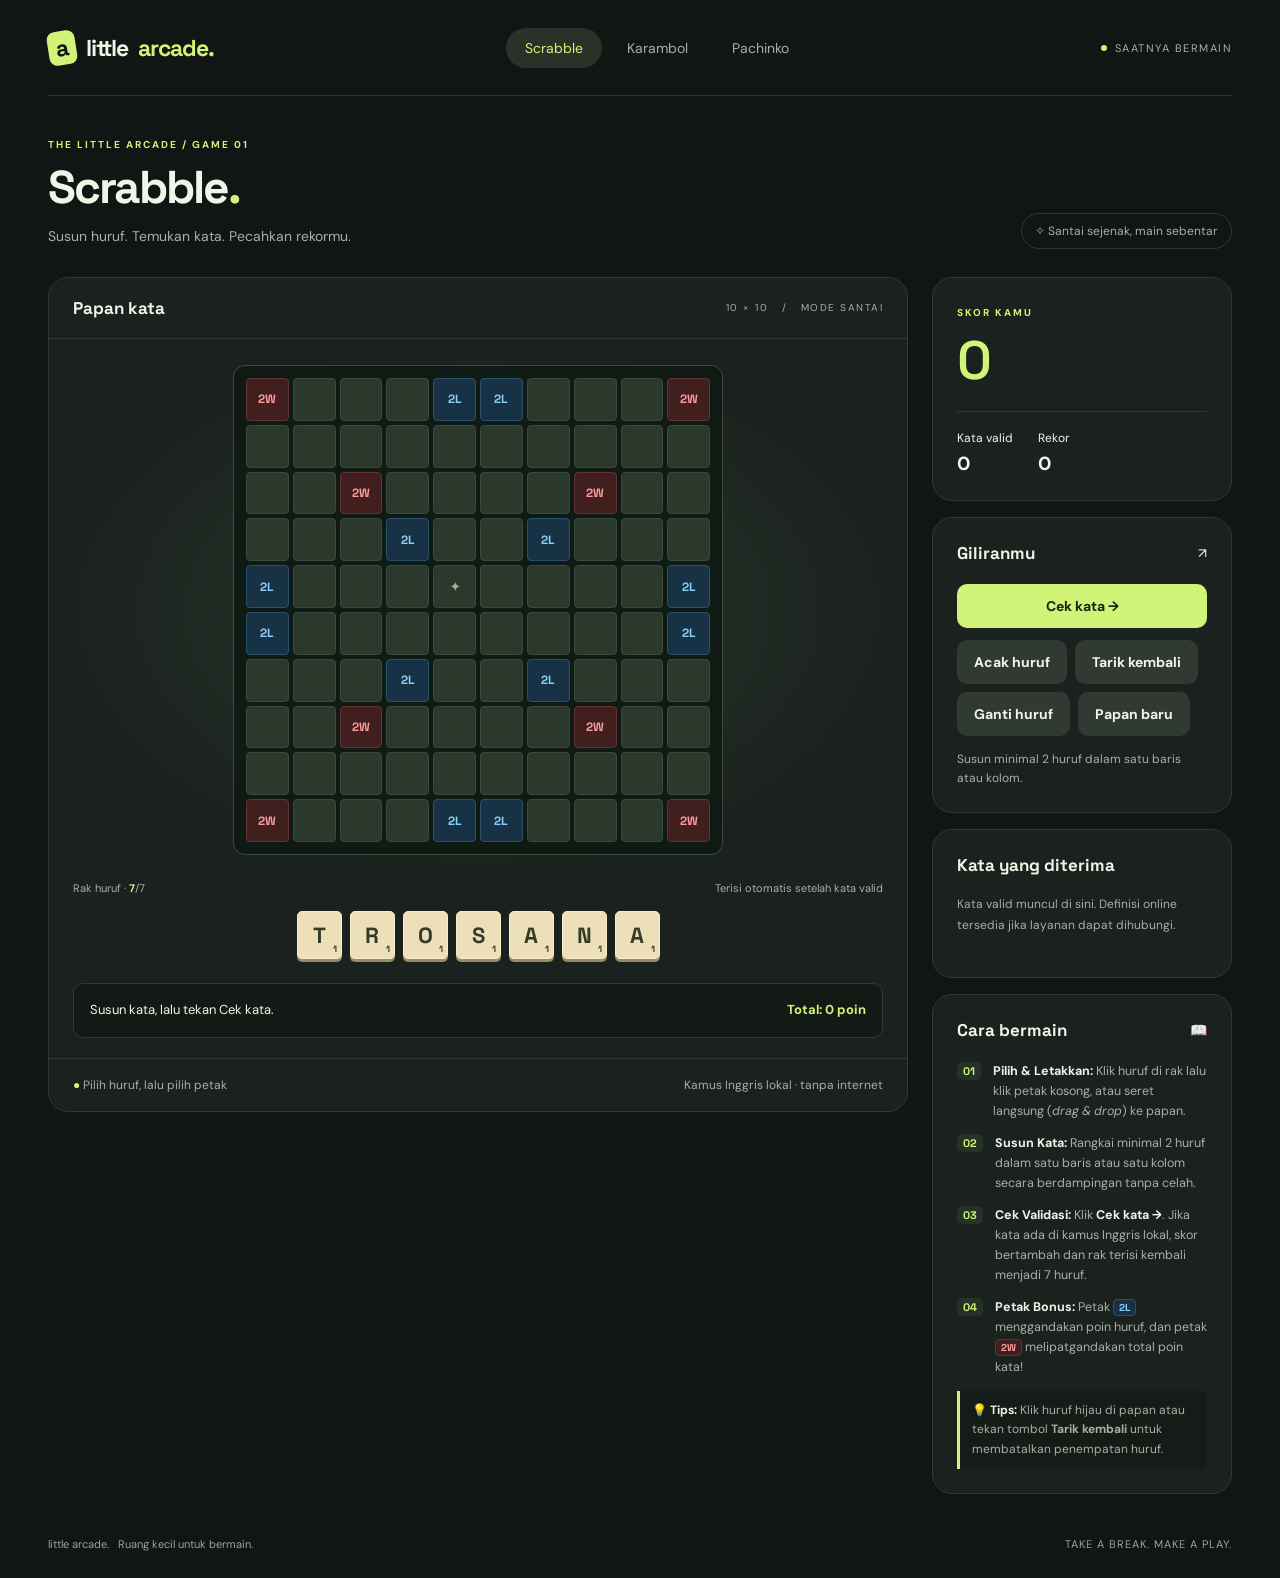
<file: index.html>
<!doctype html>
<html lang="id">
<head>
  <meta charset="UTF-8">
  <meta name="viewport" content="width=device-width,initial-scale=1">
  <title>Scrabble — Little Arcade</title>
  <link rel="stylesheet" href="arcade.css">
  <link rel="manifest" href="manifest.json">
  <meta name="theme-color" content="#111514">
  <meta name="apple-mobile-web-app-capable" content="yes">
  <meta name="apple-mobile-web-app-status-bar-style" content="black-translucent">
  <meta name="apple-mobile-web-app-title" content="Little Arcade">
  <link rel="apple-touch-icon" href="icons/icon-192.png">
  <link rel="icon" type="image/svg+xml" href="icons/icon.svg">
  <link rel="icon" type="image/png" sizes="192x192" href="icons/icon-192.png">
</head>
<body data-game="scrabble">
  <main class="shell">
    <div id="header"></div>
    <div class="layout">
      <section class="arena" aria-label="Permainan Scrabble">
        <div class="arena-head">
          <h2>Papan kata</h2>
          <span class="tag">10 × 10 &nbsp; / &nbsp; MODE SANTAI</span>
        </div>
        <div class="board-space">
          <div id="board" class="scrabble-board" aria-label="Papan huruf"></div>
        </div>
        <div class="rack-heading">
          <span>Rak huruf · <b id="rackCount">7</b>/7</span>
          <span>Terisi otomatis setelah kata valid</span>
        </div>
        <div id="rack" class="rack" aria-label="Huruf tersedia"></div>
        <div id="wordResult" class="word-result" role="status" aria-live="polite">
          <span>Susun kata, lalu tekan Cek kata.</span>
          <strong id="visibleScore">Total: 0 poin</strong>
        </div>
        <div class="arena-foot">
          <span><span class="live-dot">●</span> Pilih huruf, lalu pilih petak</span>
          <span>Kamus Inggris lokal · tanpa internet</span>
        </div>
      </section>

      <aside>
        <section class="card">
          <span class="eyebrow">Skor kamu</span>
          <div id="score" class="score" aria-live="polite">0</div>
          <div class="stats">
            <div>
              <span class="small">Kata valid</span>
              <strong id="words">0</strong>
            </div>
            <div>
              <span class="small">Rekor</span>
              <strong id="best">0</strong>
            </div>
          </div>
        </section>

        <section class="card">
          <div class="card-title">
            <h2>Giliranmu</h2>
            <span>↗</span>
          </div>
          <button id="check" class="primary wide">Cek kata &nbsp; →</button>
          <div class="controls">
            <button id="shuffle" class="secondary">Acak huruf</button>
            <button id="undo" class="secondary">Tarik kembali</button>
            <button id="new" class="secondary">Ganti huruf</button>
            <button id="restart" class="secondary">Papan baru</button>
          </div>
          <p id="notice" class="notice" role="status">Susun minimal 2 huruf dalam satu baris atau kolom.</p>
        </section>

        <section class="card">
          <h2>Kata yang diterima</h2>
          <p id="wordEmpty" class="empty">Kata valid muncul di sini. Definisi online tersedia jika layanan dapat dihubungi.</p>
          <ul id="wordHistory" class="history"></ul>
        </section>

        <section class="card">
          <div class="card-title">
            <h2>Cara bermain</h2>
            <span>📖</span>
          </div>
          <ol class="instructions">
            <li>
              <div><b>Pilih & Letakkan:</b> Klik huruf di rak lalu klik petak kosong, atau seret langsung (<i>drag & drop</i>) ke papan.</div>
            </li>
            <li>
              <div><b>Susun Kata:</b> Rangkai minimal 2 huruf dalam satu baris atau satu kolom secara berdampingan tanpa celah.</div>
            </li>
            <li>
              <div><b>Cek Validasi:</b> Klik <b>Cek kata →</b>. Jika kata ada di kamus Inggris lokal, skor bertambah dan rak terisi kembali menjadi 7 huruf.</div>
            </li>
            <li>
              <div><b>Petak Bonus:</b> Petak <span class="badge-bonus bonus-2l">2L</span> menggandakan poin huruf, dan petak <span class="badge-bonus bonus-2w">2W</span> melipatgandakan total poin kata!</div>
            </li>
          </ol>
          <div class="instructions-tip">
            💡 <strong>Tips:</strong> Klik huruf hijau di papan atau tekan tombol <b>Tarik kembali</b> untuk membatalkan penempatan huruf.
          </div>
        </section>
      </aside>
    </div>
    <footer id="footer" class="footer"></footer>
  </main>

  <script src="arcade.js"></script>
  <script src="data/english-words.js"></script>
  <script src="scrabble.js"></script>
</body>
</html>
</file>
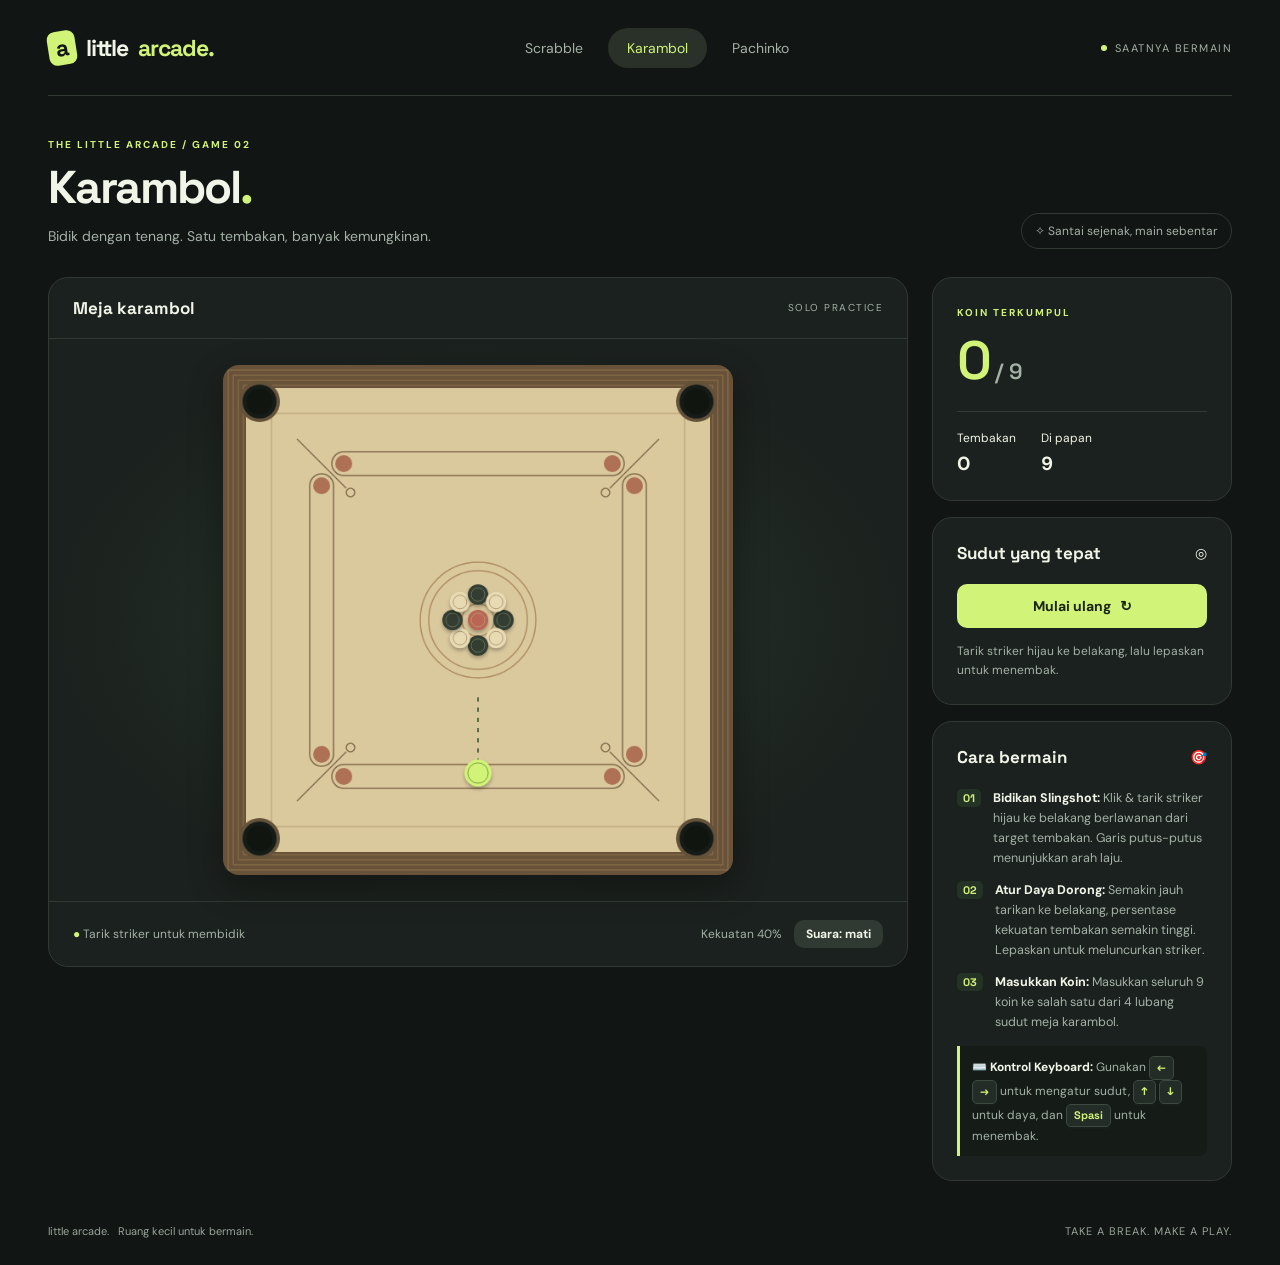
<file: index2.html>
<!doctype html>
<html lang="id">
<head>
  <meta charset="UTF-8">
  <meta name="viewport" content="width=device-width,initial-scale=1">
  <title>Karambol — Little Arcade</title>
  <link rel="stylesheet" href="arcade.css">
  <link rel="manifest" href="manifest.json">
  <meta name="theme-color" content="#111514">
  <meta name="apple-mobile-web-app-capable" content="yes">
  <meta name="apple-mobile-web-app-status-bar-style" content="black-translucent">
  <meta name="apple-mobile-web-app-title" content="Little Arcade">
  <link rel="apple-touch-icon" href="icons/icon-192.png">
  <link rel="icon" type="image/svg+xml" href="icons/icon.svg">
  <link rel="icon" type="image/png" sizes="192x192" href="icons/icon-192.png">
</head>
<body data-game="carrom">
  <main class="shell">
    <div id="header"></div>
    <div class="layout">
      <section class="arena">
        <div class="arena-head">
          <h2>Meja karambol</h2>
          <span class="tag">SOLO PRACTICE</span>
        </div>
        <div class="board-space">
          <div class="carrom-wrap">
            <canvas id="game" width="600" height="600" tabindex="0" aria-label="Papan karambol. Gunakan panah kiri kanan untuk membidik, panah atas bawah untuk kekuatan, spasi untuk menembak."></canvas>
          </div>
        </div>
        <div class="arena-foot">
          <span><span class="live-dot">●</span> Tarik striker untuk membidik</span>
          <div style="display:flex;align-items:center;gap:12px">
            <span id="power">Kekuatan 40%</span>
            <button id="sound" class="secondary" style="padding:6px 12px;font-size:12px" aria-pressed="false">Suara: mati</button>
          </div>
        </div>
      </section>

      <aside>
        <section class="card">
          <span class="eyebrow">Koin terkumpul</span>
          <div class="score">
            <span id="score">0</span><span style="font-size:22px;color:var(--muted);letter-spacing:0"> / 9</span>
          </div>
          <div class="stats">
            <div>
              <span class="small">Tembakan</span>
              <strong id="shots">0</strong>
            </div>
            <div>
              <span class="small">Di papan</span>
              <strong id="remaining">9</strong>
            </div>
          </div>
        </section>

        <section class="card">
          <div class="card-title">
            <h2>Sudut yang tepat</h2>
            <span>◎</span>
          </div>
          <button id="restart" class="primary wide">Mulai ulang &nbsp; ↻</button>
          <p id="notice" class="notice" role="status">Tarik striker hijau ke belakang, lalu lepaskan untuk menembak.</p>
        </section>

        <section class="card">
          <div class="card-title">
            <h2>Cara bermain</h2>
            <span>🎯</span>
          </div>
          <ol class="instructions">
            <li>
              <div><b>Bidikan Slingshot:</b> Klik & tarik striker hijau ke belakang berlawanan dari target tembakan. Garis putus-putus menunjukkan arah laju.</div>
            </li>
            <li>
              <div><b>Atur Daya Dorong:</b> Semakin jauh tarikan ke belakang, persentase kekuatan tembakan semakin tinggi. Lepaskan untuk meluncurkan striker.</div>
            </li>
            <li>
              <div><b>Masukkan Koin:</b> Masukkan seluruh 9 koin ke salah satu dari 4 lubang sudut meja karambol.</div>
            </li>
          </ol>
          <div class="instructions-tip">
            ⌨️ <strong>Kontrol Keyboard:</strong> Gunakan <kbd>←</kbd> <kbd>→</kbd> untuk mengatur sudut, <kbd>↑</kbd> <kbd>↓</kbd> untuk daya, dan <kbd>Spasi</kbd> untuk menembak.
          </div>
        </section>
      </aside>
    </div>
    <footer id="footer" class="footer"></footer>
  </main>

  <script src="arcade.js"></script>
  <script src="carrom.js"></script>
</body>
</html>
</file>
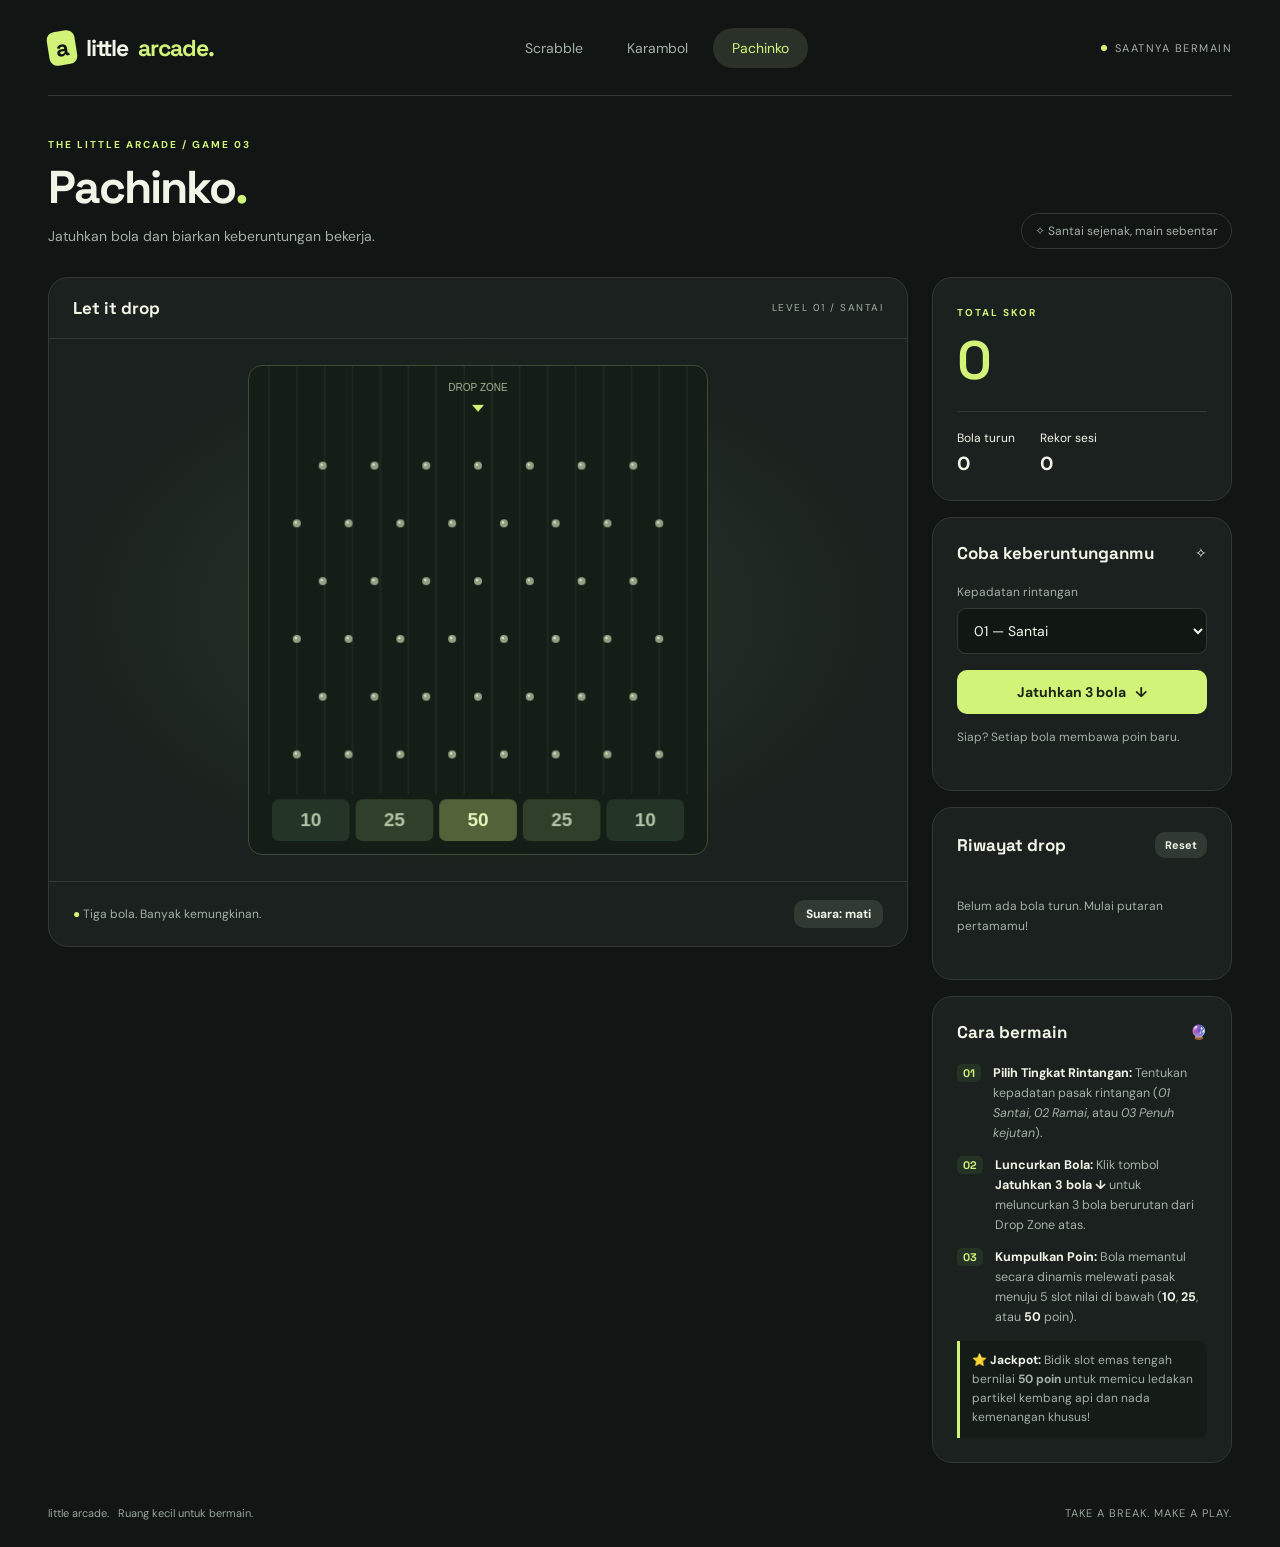
<file: index3.html>
<!doctype html>
<html lang="id">
<head>
  <meta charset="UTF-8">
  <meta name="viewport" content="width=device-width,initial-scale=1">
  <title>Pachinko — Little Arcade</title>
  <link rel="stylesheet" href="arcade.css">
  <link rel="manifest" href="manifest.json">
  <meta name="theme-color" content="#111514">
  <meta name="apple-mobile-web-app-capable" content="yes">
  <meta name="apple-mobile-web-app-status-bar-style" content="black-translucent">
  <meta name="apple-mobile-web-app-title" content="Little Arcade">
  <link rel="apple-touch-icon" href="icons/icon-192.png">
  <link rel="icon" type="image/svg+xml" href="icons/icon.svg">
  <link rel="icon" type="image/png" sizes="192x192" href="icons/icon-192.png">
</head>
<body data-game="pachinko">
  <main class="shell">
    <div id="header"></div>
    <div class="layout">
      <section class="arena">
        <div class="arena-head">
          <h2>Let it drop</h2>
          <span class="tag" id="boardLevel">LEVEL 01 / SANTAI</span>
        </div>
        <div class="board-space">
          <div class="pachinko-wrap">
            <canvas id="game" width="460" height="490" aria-label="Papan Pachinko dengan lima slot skor: 10, 25, 50, 25, 10."></canvas>
          </div>
        </div>
        <div class="arena-foot">
          <span><span class="live-dot">●</span> Tiga bola. Banyak kemungkinan.</span>
          <button id="sound" class="secondary" style="padding:6px 12px;font-size:12px" aria-pressed="false">Suara: mati</button>
        </div>
      </section>

      <aside>
        <section class="card">
          <span class="eyebrow">Total skor</span>
          <div id="score" class="score" aria-live="polite">0</div>
          <div class="stats">
            <div>
              <span class="small">Bola turun</span>
              <strong id="drops">0</strong>
            </div>
            <div>
              <span class="small">Rekor sesi</span>
              <strong id="best">0</strong>
            </div>
          </div>
        </section>

        <section class="card">
          <div class="card-title">
            <h2>Coba keberuntunganmu</h2>
            <span>✧</span>
          </div>
          <label for="level">Kepadatan rintangan</label>
          <select id="level">
            <option value="1">01 — Santai</option>
            <option value="2">02 — Ramai</option>
            <option value="3">03 — Penuh kejutan</option>
          </select>
          <button id="drop" class="primary wide">Jatuhkan 3 bola &nbsp; ↓</button>
          <p id="notice" class="notice" role="status">Siap? Setiap bola membawa poin baru.</p>
        </section>

        <section class="card">
          <div class="card-title">
            <h2>Riwayat drop</h2>
            <button id="reset" class="secondary" style="padding:6px 10px;font-size:11px">Reset</button>
          </div>
          <p id="empty" class="empty">Belum ada bola turun. Mulai putaran pertamamu!</p>
          <ul id="history" class="history" aria-label="Riwayat skor"></ul>
        </section>

        <section class="card">
          <div class="card-title">
            <h2>Cara bermain</h2>
            <span>🔮</span>
          </div>
          <ol class="instructions">
            <li>
              <div><b>Pilih Tingkat Rintangan:</b> Tentukan kepadatan pasak rintangan (<i>01 Santai</i>, <i>02 Ramai</i>, atau <i>03 Penuh kejutan</i>).</div>
            </li>
            <li>
              <div><b>Luncurkan Bola:</b> Klik tombol <b>Jatuhkan 3 bola ↓</b> untuk meluncurkan 3 bola berurutan dari Drop Zone atas.</div>
            </li>
            <li>
              <div><b>Kumpulkan Poin:</b> Bola memantul secara dinamis melewati pasak menuju 5 slot nilai di bawah (<b>10</b>, <b>25</b>, atau <b>50</b> poin).</div>
            </li>
          </ol>
          <div class="instructions-tip">
            ⭐ <strong>Jackpot:</strong> Bidik slot emas tengah bernilai <b>50 poin</b> untuk memicu ledakan partikel kembang api dan nada kemenangan khusus!
          </div>
        </section>
      </aside>
    </div>
    <footer id="footer" class="footer"></footer>
  </main>

  <script src="arcade.js"></script>
  <script src="pachinko.js"></script>
</body>
</html>
</file>
<file: arcade.css>
@import url('https://fonts.googleapis.com/css2?family=DM+Sans:wght@400;500;600;700&family=Space+Grotesk:wght@400;500;600;700&display=swap');
:root{color-scheme:dark;--bg:#111514;--panel:#1b211e;--line:#303a33;--muted:#a4b1a7;--ink:#f1f5e8;--accent:#d1f478;--gold:#edc778}*{box-sizing:border-box}body{margin:0;background:var(--bg);color:var(--ink);font-family:'DM Sans',sans-serif;font-size:14px}button,select{font:inherit}button{cursor:pointer}button:disabled{opacity:.45;cursor:wait}button:focus-visible,a:focus-visible,select:focus-visible,canvas:focus-visible{outline:2px solid var(--accent);outline-offset:4px}a{color:inherit;text-decoration:none}.shell{max-width:1320px;padding:0 48px;margin:auto}.topbar{height:96px;display:flex;align-items:center;justify-content:space-between;border-bottom:1px solid var(--line);gap:24px}.brand{font-family:'Space Grotesk',sans-serif;font-size:23px;font-weight:700;letter-spacing:-1px;display:flex;align-items:center;gap:10px}.brand-mark{background:var(--accent);color:var(--bg);padding:2px 8px;border-radius:8px;transform:rotate(-9deg)}.brand span:last-child{color:var(--accent)}nav{display:flex;gap:6px}nav a{padding:11px 19px;color:var(--muted);border-radius:24px}nav a:hover,nav a[aria-current=page]{background:#293128;color:var(--accent)}.tag{font-size:11px;letter-spacing:1.5px;text-transform:uppercase;color:var(--muted)}.online{display:flex;align-items:center;gap:8px}.online:before{content:'';width:6px;height:6px;border-radius:50%;background:var(--accent)}.intro{padding:38px 0 28px;display:flex;justify-content:space-between;align-items:flex-end;gap:20px}.eyebrow{color:var(--accent);font-size:10px;font-weight:700;letter-spacing:2px;text-transform:uppercase}h1,h2,h3,p{margin:0}h1{font-family:'Space Grotesk',sans-serif;font-size:46px;letter-spacing:-2px;line-height:1.2;margin:8px 0 10px}h2{font-family:'Space Grotesk',sans-serif;font-size:17px}p{color:var(--muted);line-height:1.7}.pill{border:1px solid var(--line);padding:9px 13px;border-radius:20px;color:var(--muted);font-size:12px;white-space:nowrap}.layout{display:grid;grid-template-columns:minmax(0,1fr) 300px;gap:24px;align-items:start}.arena,.card{background:var(--panel);border:1px solid var(--line);border-radius:20px}.arena{overflow:hidden}.arena-head{padding:19px 24px;display:flex;justify-content:space-between;align-items:center;border-bottom:1px solid var(--line)}.arena-head .tag{font-size:10px}.board-space{padding:26px;display:flex;align-items:center;justify-content:center;background:radial-gradient(ellipse at center,#29372b 0,transparent 70%);min-height:400px}.arena-foot{border-top:1px solid var(--line);padding:18px 24px;display:flex;gap:12px;align-items:center;justify-content:space-between;font-size:12px;color:var(--muted)}.card{padding:24px;margin-bottom:16px}.card-title{display:flex;justify-content:space-between;align-items:center;margin-bottom:20px}.small{font-size:12px}.score{font:600 54px 'Space Grotesk',sans-serif;color:var(--accent);letter-spacing:-3px;margin:6px 0 16px}.stats{display:flex;gap:25px;border-top:1px solid var(--line);padding-top:16px}.stats strong{display:block;color:var(--ink);font-size:19px;margin-top:5px}.primary,.secondary{border:0;border-radius:10px;padding:13px 17px;font-weight:700;transition:background .15s,transform .15s}.primary{background:var(--accent);color:#1b2414}.primary:hover{background:#e1ffa0;transform:translateY(-1px)}.secondary{background:#303a32;color:var(--ink)}.secondary:hover{background:#414f42}.wide{width:100%}.controls{display:flex;gap:8px;flex-wrap:wrap}.card .controls{margin-top:12px}.card label{display:block;color:var(--muted);font-size:12px;margin:0 0 8px}select{width:100%;padding:12px;background:#111813;color:var(--ink);border:1px solid var(--line);border-radius:9px;margin-bottom:16px}.instructions{list-style:none;padding:0;margin:0;counter-reset:steps}.instructions li{counter-increment:steps;display:flex;gap:12px;font-size:12.5px;line-height:1.6;color:var(--muted);margin:12px 0;align-items:flex-start}.instructions li:before{content:counter(steps,decimal-leading-zero);font:700 11px 'Space Grotesk';color:var(--accent);background:#253327;padding:2px 6px;border-radius:5px;flex-shrink:0;margin-top:1px}.instructions li b{color:var(--ink)}.instructions-tip{margin-top:14px;padding:10px 12px;background:#151c17;border-left:3px solid var(--accent);border-radius:0 8px 8px 0;font-size:12px;line-height:1.6;color:var(--muted)}.instructions-tip strong{color:var(--ink)}.badge-bonus{display:inline-block;font:700 10px 'Space Grotesk';padding:1px 5px;border-radius:4px;vertical-align:middle}.badge-bonus.bonus-2l{background:#183245;color:#8ad1f8;border:1px solid #2a506d}.badge-bonus.bonus-2w{background:#421f1f;color:#ff9e9e;border:1px solid #633333}kbd{font-family:'Space Grotesk',sans-serif;font-size:11px;font-weight:700;background:#242c27;color:var(--accent);padding:2px 7px;border-radius:5px;border:1px solid #3d4a40;box-shadow:0 2px 0 #181f1b;display:inline-block}.notice{font-size:12px;line-height:1.6;min-height:38px;margin-top:14px;color:var(--muted)}.history{list-style:none;padding:0;margin:0;max-height:174px;overflow:auto}.history li{display:flex;justify-content:space-between;padding:10px 0;border-bottom:1px solid var(--line);font-size:12px;color:var(--muted)}.history strong{color:var(--gold)}.empty{padding:18px 0;font-size:12px}.footer{display:flex;justify-content:space-between;gap:16px;padding:27px 0;color:#98a69b;font-size:11px}.footer span:last-child{letter-spacing:1px}.scrabble-board{display:grid;grid-template-columns:repeat(10,1fr);gap:4px;width:min(100%,490px);padding:12px;background:#101a14;border:1px solid #3d4d3b;border-radius:12px}.cell{aspect-ratio:1;border:1px solid #3a4939;border-radius:4px;background:#2a392c;color:#9db68f;font:600 clamp(9px,1.1vw,12px) 'Space Grotesk';padding:0;position:relative}.cell.bonus{background:#3b4530;color:#b0ba89}.cell.bonus-2w{background:#421f1f;color:#ff9e9e;border-color:#633333;font-weight:700}.cell.bonus-2l{background:#183245;color:#8ad1f8;border-color:#2a506d;font-weight:700}.cell.filled,.tile{background:#eddfb7;color:#343b28;border-color:#f8edce;box-shadow:0 3px 0 #998b62;font:700 22px 'Space Grotesk'}.cell.pending{background:var(--accent);box-shadow:0 3px 0 #759144}.cell small,.tile small{position:absolute;bottom:3px;right:4px;font-size:9px}.rack{display:flex;gap:8px;justify-content:center;padding:0 20px 24px}.tile{width:45px;height:48px;border:1px solid #f8edce;border-radius:5px;position:relative}.tile.selected{outline:2px solid var(--accent);outline-offset:4px;transform:translateY(-5px)}canvas{display:block;width:100%;height:auto;touch-action:none}.carrom-wrap{width:min(100%,510px);border-radius:16px;overflow:hidden;box-shadow:0 12px 35px #0005}.pachinko-wrap{width:min(100%,460px)}.pachinko-wrap canvas{border:1px solid #3b4d37;border-radius:14px;background:#141e17}.live-dot{color:var(--accent)}@media(max-width:900px){.shell{padding:0 24px}.layout{grid-template-columns:minmax(0,1fr) 260px}.topbar .online{display:none}.board-space{padding:18px;min-height:300px}h1{font-size:38px}.card{padding:20px}}@media(max-width:700px){.shell{padding:0 16px}.topbar{height:auto;padding:21px 0;flex-wrap:wrap;gap:20px}.brand{font-size:22px}nav{width:100%;justify-content:space-between}nav a{padding:9px 17px;font-size:13px}.intro{padding:26px 0 21px}.intro .pill{display:none}h1{font-size:36px}.layout{grid-template-columns:1fr}.board-space{padding:18px 12px}.arena-head,.arena-foot{padding:16px}.cell{font-size:9px}.cell.filled{font-size:20px}.scrabble-board{gap:3px;padding:8px}.footer span:last-child{display:none}.arena-foot{flex-wrap:wrap}.rack{gap:7px}.tile{width:38px;height:44px}.card{margin-bottom:12px}}@media(prefers-reduced-motion:reduce){*{transition:none!important}}
.rack-heading{display:flex;justify-content:space-between;gap:12px;padding:0 24px 16px;color:var(--muted);font-size:11px}.rack-heading b{color:var(--accent)}.word-result{margin:0 24px 20px;padding:16px;background:#131a15;border:1px solid var(--line);border-radius:10px;display:flex;justify-content:space-between;gap:16px;align-items:center;font-size:13px;line-height:1.6}.word-result strong{white-space:nowrap;color:var(--accent)}.word-result.success{border-color:#79994c;background:#26351e}.word-result.error{border-color:#b88667;color:#f0c6ac}#wordHistory{max-height:280px}#wordHistory li{gap:12px}#wordHistory b{color:var(--ink)}#wordHistory p{font-size:12px;margin-top:6px}#wordHistory strong{white-space:nowrap}@media(max-width:700px){.rack-heading{padding:0 16px 16px;flex-wrap:wrap}.word-result{margin:0 16px 16px;flex-direction:column;align-items:flex-start;gap:6px}}
</file>
